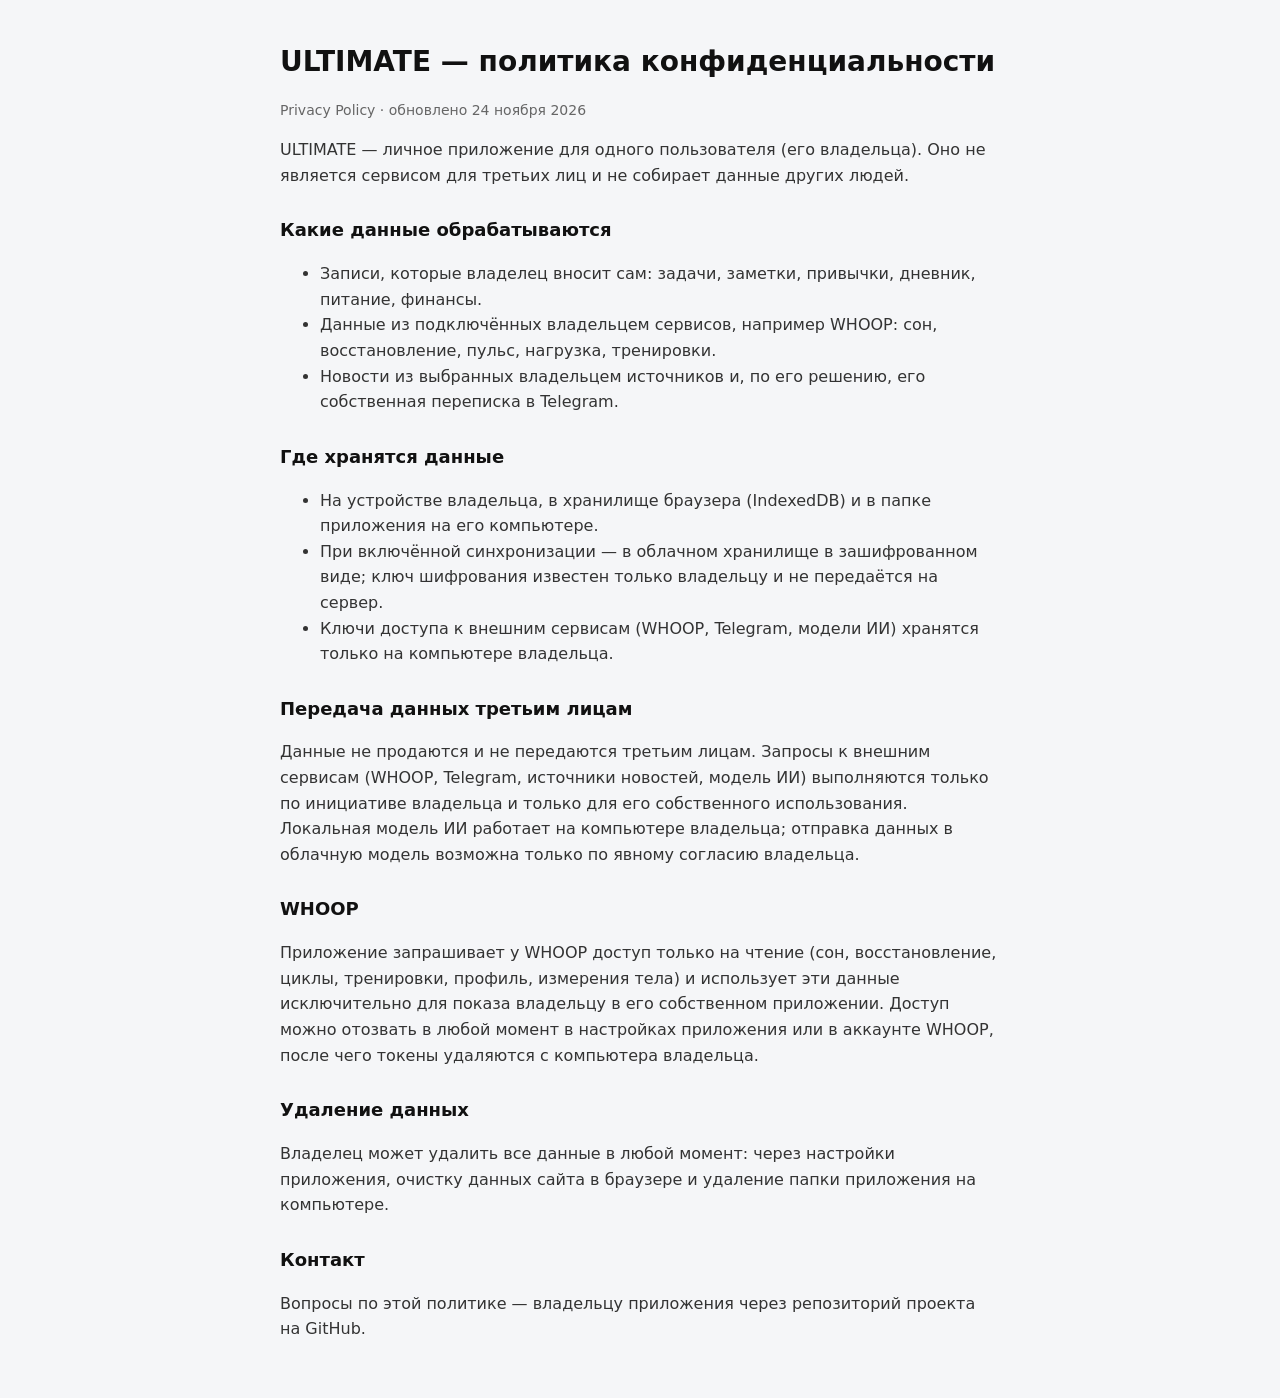
<file: privacy.html>
<!DOCTYPE html>
<html lang="ru">
<head>
<meta charset="UTF-8">
<meta name="viewport" content="width=device-width, initial-scale=1.0">
<title>ULTIMATE · Политика конфиденциальности</title>
<meta name="color-scheme" content="light dark">
<style>
  body { margin: 0; padding: 40px 20px; font: 16px/1.6 -apple-system, "Inter", system-ui, sans-serif; background: #0b0d12; color: #e8eaf0; }
  main { max-width: 720px; margin: 0 auto; }
  h1 { font-size: 28px; margin: 0 0 8px; }
  h2 { font-size: 18px; margin: 28px 0 8px; }
  p, li { color: #c3c7d1; }
  .muted { color: #8a90a0; font-size: 14px; }
  @media (prefers-color-scheme: light) { body { background: #f5f6f8; color: #111; } p, li { color: #333; } .muted { color: #666; } }
</style>
</head>
<body>
<main>
  <h1>ULTIMATE — политика конфиденциальности</h1>
  <p class="muted">Privacy Policy · обновлено 24 ноября 2026</p>

  <p>ULTIMATE — личное приложение для одного пользователя (его владельца). Оно не является сервисом для третьих лиц и не собирает данные других людей.</p>

  <h2>Какие данные обрабатываются</h2>
  <ul>
    <li>Записи, которые владелец вносит сам: задачи, заметки, привычки, дневник, питание, финансы.</li>
    <li>Данные из подключённых владельцем сервисов, например WHOOP: сон, восстановление, пульс, нагрузка, тренировки.</li>
    <li>Новости из выбранных владельцем источников и, по его решению, его собственная переписка в Telegram.</li>
  </ul>

  <h2>Где хранятся данные</h2>
  <ul>
    <li>На устройстве владельца, в хранилище браузера (IndexedDB) и в папке приложения на его компьютере.</li>
    <li>При включённой синхронизации — в облачном хранилище в зашифрованном виде; ключ шифрования известен только владельцу и не передаётся на сервер.</li>
    <li>Ключи доступа к внешним сервисам (WHOOP, Telegram, модели ИИ) хранятся только на компьютере владельца.</li>
  </ul>

  <h2>Передача данных третьим лицам</h2>
  <p>Данные не продаются и не передаются третьим лицам. Запросы к внешним сервисам (WHOOP, Telegram, источники новостей, модель ИИ) выполняются только по инициативе владельца и только для его собственного использования. Локальная модель ИИ работает на компьютере владельца; отправка данных в облачную модель возможна только по явному согласию владельца.</p>

  <h2>WHOOP</h2>
  <p>Приложение запрашивает у WHOOP доступ только на чтение (сон, восстановление, циклы, тренировки, профиль, измерения тела) и использует эти данные исключительно для показа владельцу в его собственном приложении. Доступ можно отозвать в любой момент в настройках приложения или в аккаунте WHOOP, после чего токены удаляются с компьютера владельца.</p>

  <h2>Удаление данных</h2>
  <p>Владелец может удалить все данные в любой момент: через настройки приложения, очистку данных сайта в браузере и удаление папки приложения на компьютере.</p>

  <h2>Контакт</h2>
  <p>Вопросы по этой политике — владельцу приложения через репозиторий проекта на GitHub.</p>
</main>
</body>
</html>
</file>
